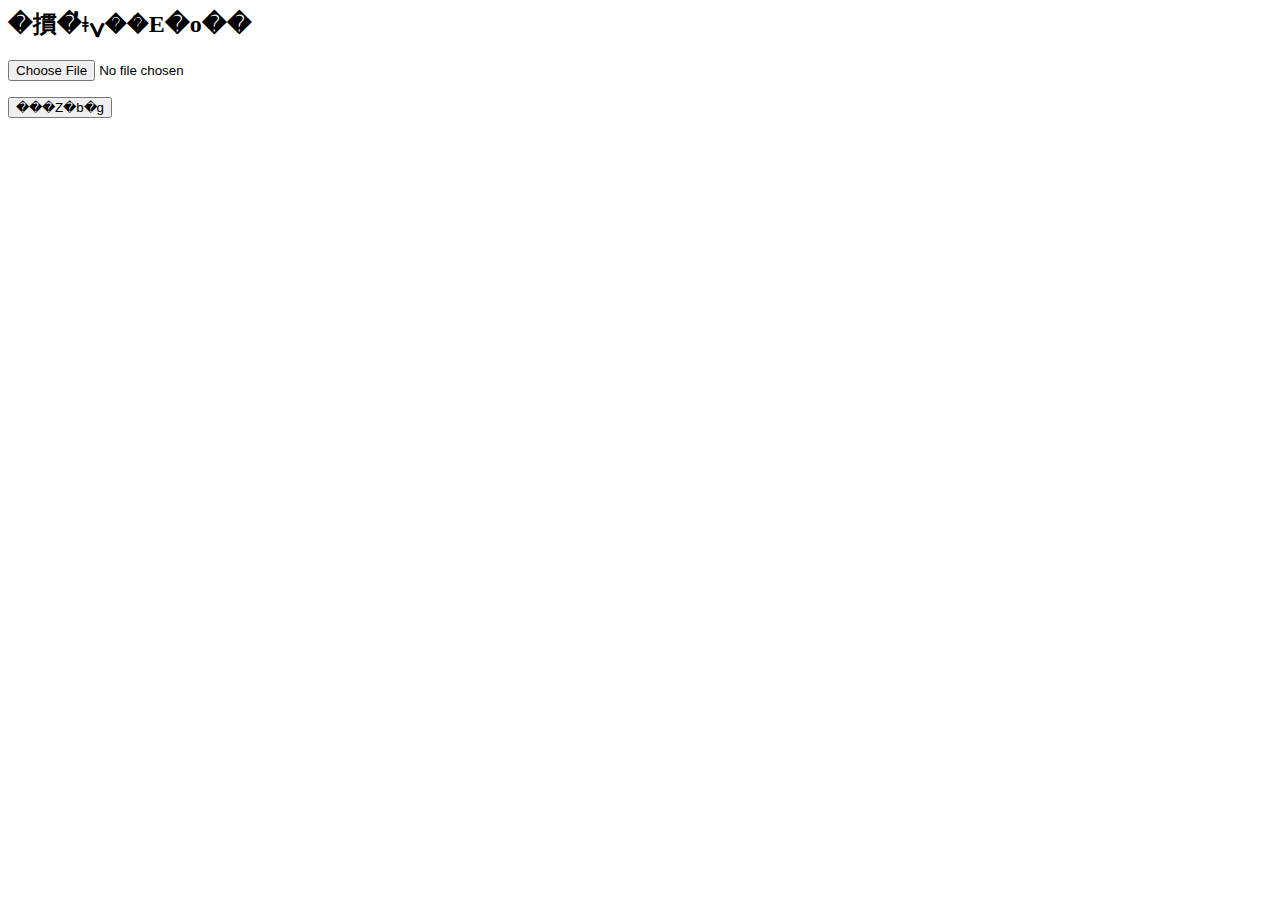
<file: index.html>
<!-- JavaScript��File API��p�����t�@�C��������@���ĉ�� -->
<!-- https://www.e-loop.jp/knowledges/35/ -->
<html>
<head>
</head>
<body onload="DefaultSave()";>
<!-- ���Z�b�g�{�^���������ꂽ���Ɋm�F�_�C�A���O��\�����AOK�̏ꍇ�͏����A�L�����Z���̏ꍇ�͂��̂܂� -->
<!-- JavaScript�|�P�b�g���t�@�����XP.299���Z�b�g���M�C�x���g -->
<!-- <form onReset="return confirm('erase??');"> -->
<h2>�摜�̓ǂݍ��݁E�o��</h2>

<input type="file" id="inputfile" value="">
<!--�P��̃t�@�C����ǂݍ��ޏꍇ-->
<img id="img">
<script src="input.js">
</script>
<p>
<input type="button" value="���Z�b�g"; onclick="HTMLRestore()";>
</p>
</form>
</body>
</html>
</file>
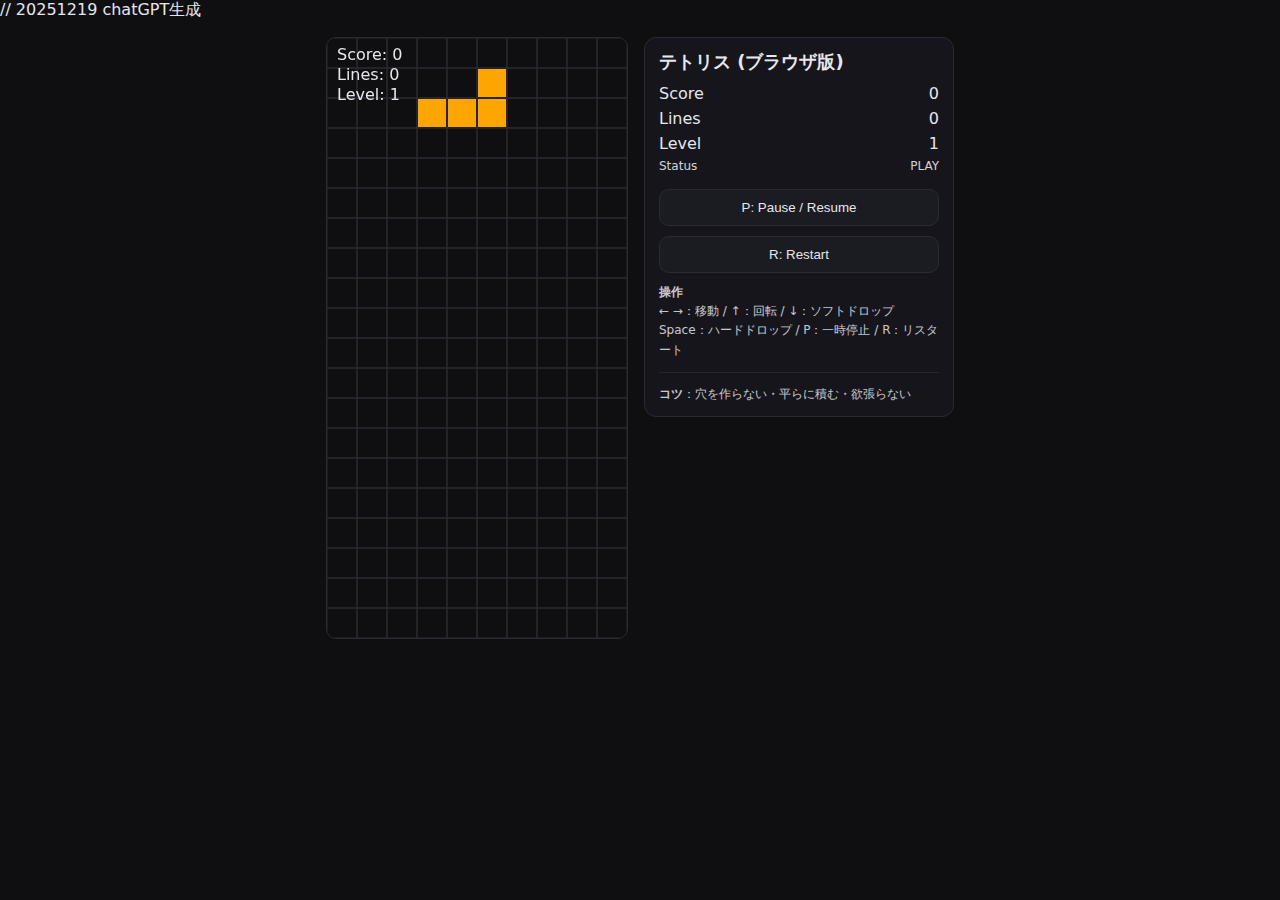
<file: tetris.html>
// 20251219 chatGPT生成
<!doctype html>
<html lang="ja">
<head>
  <meta charset="utf-8" />
  <meta name="viewport" content="width=device-width,initial-scale=1" />
  <title>Tetris (Browser)</title>
  <style>
    body { margin:0; font-family: system-ui, -apple-system, "Segoe UI", sans-serif; background:#0f0f12; color:#e6e6eb; }
    .wrap { display:flex; gap:16px; padding:16px; align-items:flex-start; justify-content:center; flex-wrap:wrap; }
    canvas { background:#0f0f12; border:1px solid #2a2a33; border-radius:10px; }
    .panel { width: 280px; padding:12px 14px; background:#15151b; border:1px solid #2a2a33; border-radius:12px; }
    .panel h1 { font-size:18px; margin:0 0 10px; }
    .row { display:flex; justify-content:space-between; margin:6px 0; }
    .hint { font-size:12px; opacity:.85; line-height:1.6; margin-top:10px; }
    button {
      cursor:pointer; padding:10px 12px; border-radius:10px; border:1px solid #2a2a33;
      background:#1b1b22; color:#e6e6eb; width:100%; margin-top:10px;
    }
    button:hover { background:#22222b; }
    .small { font-size:12px; opacity:.9; }
  </style>
</head>
<body>
  <div class="wrap">
    <canvas id="game" width="300" height="600"></canvas>

    <div class="panel">
      <h1>テトリス (ブラウザ版)</h1>

      <div class="row"><div>Score</div><div id="score">0</div></div>
      <div class="row"><div>Lines</div><div id="lines">0</div></div>
      <div class="row"><div>Level</div><div id="level">1</div></div>
      <div class="row"><div class="small">Status</div><div class="small" id="status">PLAY</div></div>

      <button id="btnPause">P: Pause / Resume</button>
      <button id="btnRestart">R: Restart</button>

      <div class="hint">
        <b>操作</b><br/>
        ← →：移動 / ↑：回転 / ↓：ソフトドロップ<br/>
        Space：ハードドロップ / P：一時停止 / R：リスタート
        <hr style="border:none;border-top:1px solid #2a2a33; margin:12px 0;">
        <b>コツ</b>：穴を作らない・平らに積む・欲張らない
      </div>
    </div>
  </div>

<script>
(() => {
  // ----- Config -----
  const COLS = 10, ROWS = 20;
  const CELL = 30;
  const canvas = document.getElementById("game");
  const ctx = canvas.getContext("2d");

  const elScore = document.getElementById("score");
  const elLines = document.getElementById("lines");
  const elLevel = document.getElementById("level");
  const elStatus = document.getElementById("status");
  const btnPause = document.getElementById("btnPause");
  const btnRestart = document.getElementById("btnRestart");

  const BG = "#0f0f12";
  const GRID = "#2a2a33";
  const COLORS = {
    I: "#00ffff",
    J: "#0000ff",
    L: "#ffa500",
    O: "#ffff00",
    S: "#00ff00",
    T: "#a020f0",
    Z: "#ff0000"
  };

  // 4x4 rotation states
  const SHAPES = {
    I: [
      ["....","####","....","...."],
      ["..#.","..#.","..#.","..#."]
    ],
    J: [
      ["#...","###.","....","...."],
      [".##.",".#..",".#..","...."],
      ["....","###.","..#.","...."],
      [".#..",".#..","##..","...."]
    ],
    L: [
      ["..#.","###.","....","...."],
      [".#..",".#..",".##.","...."],
      ["....","###.","#...","...."],
      ["##..",".#..",".#..","...."]
    ],
    O: [
      [".##.",".##.","....","...."]
    ],
    S: [
      [".##.","##..","....","...."],
      [".#..",".##.","..#.","...."]
    ],
    T: [
      [".#..","###.","....","...."],
      [".#..",".##.",".#..","...."],
      ["....","###.",".#..","...."],
      [".#..","##..",".#..","...."]
    ],
    Z: [
      ["##..",".##.","....","...."],
      ["..#.",".##.",".#..","...."]
    ]
  };

  const KEYS = Object.keys(SHAPES);

  // ----- Helpers -----
  const makeBoard = () => Array.from({length: ROWS}, () => Array(COLS).fill(null));

  function newBag() {
    const bag = KEYS.slice();
    for (let i = bag.length - 1; i > 0; i--) {
      const j = (Math.random() * (i + 1)) | 0;
      [bag[i], bag[j]] = [bag[j], bag[i]];
    }
    return bag;
  }

  function shapeToCells(grid, ox, oy) {
    const out = [];
    for (let y = 0; y < 4; y++) {
      for (let x = 0; x < 4; x++) {
        if (grid[y][x] === "#") out.push([ox + x, oy + y]);
      }
    }
    return out;
  }

  function valid(board, cells) {
    for (const [x,y] of cells) {
      if (x < 0 || x >= COLS || y < 0 || y >= ROWS) return false;
      if (board[y][x] !== null) return false;
    }
    return true;
  }

  function lock(board, cells, color) {
    for (const [x,y] of cells) board[y][x] = color;
  }

  function clearLines(board) {
    const kept = board.filter(row => row.some(c => c === null));
    const cleared = ROWS - kept.length;
    while (kept.length < ROWS) kept.unshift(Array(COLS).fill(null));
    return { board: kept, cleared };
  }

  function draw() {
    ctx.fillStyle = BG;
    ctx.fillRect(0, 0, canvas.width, canvas.height);

    // grid + blocks
    for (let y = 0; y < ROWS; y++) {
      for (let x = 0; x < COLS; x++) {
        const px = x * CELL, py = y * CELL;
        ctx.strokeStyle = GRID;
        ctx.strokeRect(px, py, CELL, CELL);

        const c = board[y][x];
        if (c) {
          ctx.fillStyle = c;
          ctx.fillRect(px+1, py+1, CELL-2, CELL-2);
        }
      }
    }

    // active piece
    if (!gameOver) {
      const cells = shapeToCells(SHAPES[piece.k][piece.rot], piece.x, piece.y);
      ctx.fillStyle = piece.color;
      for (const [x,y] of cells) {
        const px = x * CELL, py = y * CELL;
        ctx.fillRect(px+1, py+1, CELL-2, CELL-2);
      }
    }

    // overlays
    ctx.fillStyle = "#e6e6eb";
    ctx.font = "16px system-ui, -apple-system, Segoe UI, sans-serif";
    ctx.fillText(`Score: ${score}`, 10, 22);
    ctx.fillText(`Lines: ${lines}`, 10, 42);
    ctx.fillText(`Level: ${level}`, 10, 62);

    if (paused) {
      ctx.fillStyle = "rgba(0,0,0,0.55)";
      ctx.fillRect(0, 0, canvas.width, canvas.height);
      ctx.fillStyle = "#e6e6eb";
      ctx.font = "28px system-ui, -apple-system, Segoe UI, sans-serif";
      ctx.textAlign = "center";
      ctx.fillText("PAUSED", canvas.width/2, canvas.height/2);
      ctx.textAlign = "left";
    }
    if (gameOver) {
      ctx.fillStyle = "rgba(0,0,0,0.55)";
      ctx.fillRect(0, 0, canvas.width, canvas.height);
      ctx.fillStyle = "#ff6a6a";
      ctx.font = "22px system-ui, -apple-system, Segoe UI, sans-serif";
      ctx.textAlign = "center";
      ctx.fillText("GAME OVER", canvas.width/2, canvas.height/2 - 10);
      ctx.fillStyle = "#e6e6eb";
      ctx.font = "16px system-ui, -apple-system, Segoe UI, sans-serif";
      ctx.fillText("Press R to restart", canvas.width/2, canvas.height/2 + 20);
      ctx.textAlign = "left";
    }
  }

  // ----- Game State -----
  let board, bag, piece;
  let score = 0, lines = 0, level = 1;
  let paused = false, gameOver = false;
  let lastTime = 0, fallAcc = 0;

  function spawn() {
    if (!bag.length) bag = newBag();
    const k = bag.pop();
    const rot = 0;
    const x = (COLS / 2 | 0) - 2;
    const y = 0;
    const color = COLORS[k];
    return { k, rot, x, y, color };
  }

  function reset() {
    board = makeBoard();
    bag = newBag();
    piece = spawn();
    score = 0; lines = 0; level = 1;
    paused = false; gameOver = false;
    fallAcc = 0;
    updateUI();
    draw();
  }

  function updateUI() {
    elScore.textContent = score;
    elLines.textContent = lines;
    elLevel.textContent = level;
    elStatus.textContent = gameOver ? "GAME OVER" : (paused ? "PAUSED" : "PLAY");
  }

  function fallMs() {
    // faster as level increases
    return Math.max(80, 650 - (level - 1) * 55);
  }

  function tryMove(dx, dy) {
    const cells = shapeToCells(SHAPES[piece.k][piece.rot], piece.x + dx, piece.y + dy);
    if (valid(board, cells)) {
      piece.x += dx; piece.y += dy;
      return true;
    }
    return false;
  }

  function tryRotate() {
    const nextRot = (piece.rot + 1) % SHAPES[piece.k].length;
    // simple wall-kick
    const tests = [[0,0], [-1,0], [1,0], [-2,0], [2,0]];
    for (const [dx,dy] of tests) {
      const cells = shapeToCells(SHAPES[piece.k][nextRot], piece.x + dx, piece.y + dy);
      if (valid(board, cells)) {
        piece.rot = nextRot;
        piece.x += dx; piece.y += dy;
        return true;
      }
    }
    return false;
  }

  function hardDrop() {
    if (gameOver || paused) return;
    while (tryMove(0, 1)) score += 2;
    // lock
    lockCurrent();
  }

  function lockCurrent() {
    const cellsNow = shapeToCells(SHAPES[piece.k][piece.rot], piece.x, piece.y);
    lock(board, cellsNow, piece.color);
    const res = clearLines(board);
    board = res.board;

    if (res.cleared) {
      lines += res.cleared;
      const add = [0, 100, 300, 500, 800][res.cleared] * level;
      score += add;
      level = 1 + Math.floor(lines / 10);
    }

    piece = spawn();
    if (!valid(board, shapeToCells(SHAPES[piece.k][piece.rot], piece.x, piece.y))) {
      gameOver = true;
    }
    updateUI();
  }

  // ----- Input -----
  window.addEventListener("keydown", (e) => {
    if (e.code === "KeyP") {
      paused = !paused;
      updateUI();
      draw();
      return;
    }
    if (e.code === "KeyR") {
      reset();
      return;
    }
    if (gameOver || paused) return;

    switch (e.code) {
      case "ArrowLeft":  tryMove(-1, 0); break;
      case "ArrowRight": tryMove(1, 0); break;
      case "ArrowDown":  if (tryMove(0, 1)) score += 1; break;
      case "ArrowUp":    tryRotate(); break;
      case "Space":      hardDrop(); break;
      default: return;
    }
    updateUI();
    draw();
  });

  btnPause.addEventListener("click", () => {
    paused = !paused;
    updateUI();
    draw();
  });
  btnRestart.addEventListener("click", () => reset());

  // ----- Loop -----
  function tick(ts) {
    const dt = ts - lastTime;
    lastTime = ts;

    if (!paused && !gameOver) {
      fallAcc += dt;
      if (fallAcc >= fallMs()) {
        fallAcc = 0;
        if (!tryMove(0, 1)) {
          lockCurrent();
        }
      }
    }

    draw();
    requestAnimationFrame(tick);
  }

  reset();
  requestAnimationFrame(tick);
})();
</script>
</body>
</html>
</file>
